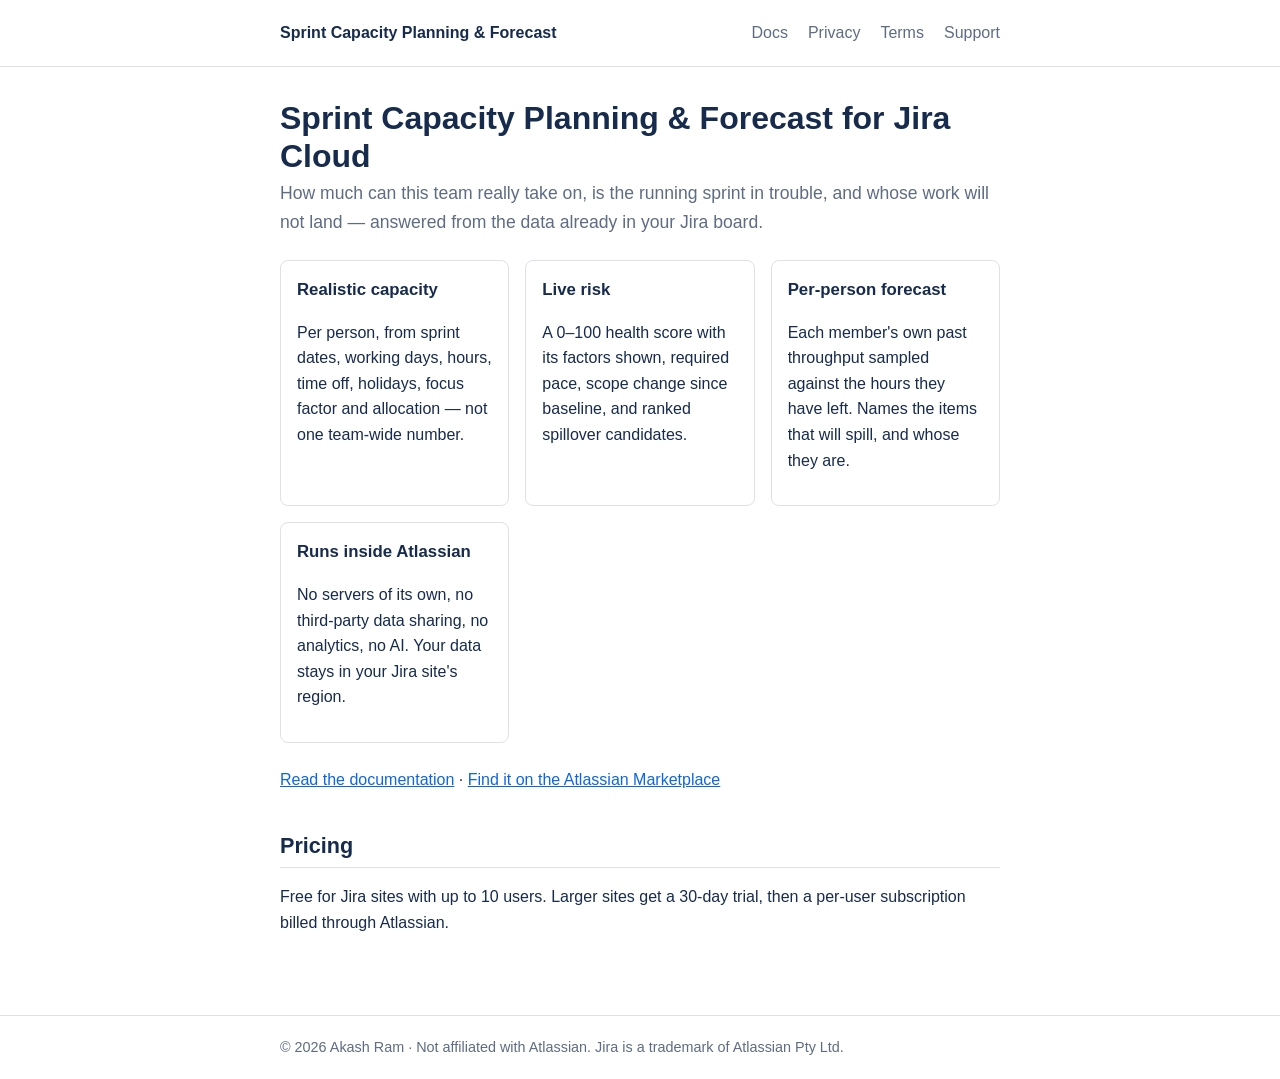
<file: index.html>
<!doctype html>
<html lang="en">
<head>
<meta charset="utf-8">
<meta name="viewport" content="width=device-width, initial-scale=1">
<title>Sprint Capacity Planning &amp; Forecast for Jira Cloud</title>
<meta name="description" content="Realistic sprint commitment, live risk detection, and a per-person forecast for Jira Cloud Scrum teams. Runs entirely inside Atlassian.">
<link rel="stylesheet" href="style.css">
</head>
<body>
<header><div class="wrap">
  <a class="brand" href="index.html">Sprint Capacity Planning &amp; Forecast</a>
  <nav><a href="docs.html">Docs</a><a href="privacy.html">Privacy</a><a href="terms.html">Terms</a><a href="support.html">Support</a></nav>
</div></header>

<main class="wrap">
<h1>Sprint Capacity Planning &amp; Forecast for Jira Cloud</h1>
<p class="lede">How much can this team really take on, is the running sprint in trouble, and whose work will not land — answered from the data already in your Jira board.</p>

<div class="cards">
  <div class="card"><h3>Realistic capacity</h3><p>Per person, from sprint dates, working days, hours, time off, holidays, focus factor and allocation — not one team-wide number.</p></div>
  <div class="card"><h3>Live risk</h3><p>A 0–100 health score with its factors shown, required pace, scope change since baseline, and ranked spillover candidates.</p></div>
  <div class="card"><h3>Per-person forecast</h3><p>Each member's own past throughput sampled against the hours they have left. Names the items that will spill, and whose they are.</p></div>
  <div class="card"><h3>Runs inside Atlassian</h3><p>No servers of its own, no third-party data sharing, no analytics, no AI. Your data stays in your Jira site's region.</p></div>
</div>

<p><a href="docs.html">Read the documentation</a> · <a href="https://marketplace.atlassian.com/">Find it on the Atlassian Marketplace</a></p>

<h2>Pricing</h2>
<p>Free for Jira sites with up to 10 users. Larger sites get a 30-day trial, then a per-user subscription billed through Atlassian.</p>
</main>

<footer><div class="wrap">© 2026 Akash Ram · Not affiliated with Atlassian. Jira is a trademark of Atlassian Pty Ltd.</div></footer>
</body>
</html>
</file>
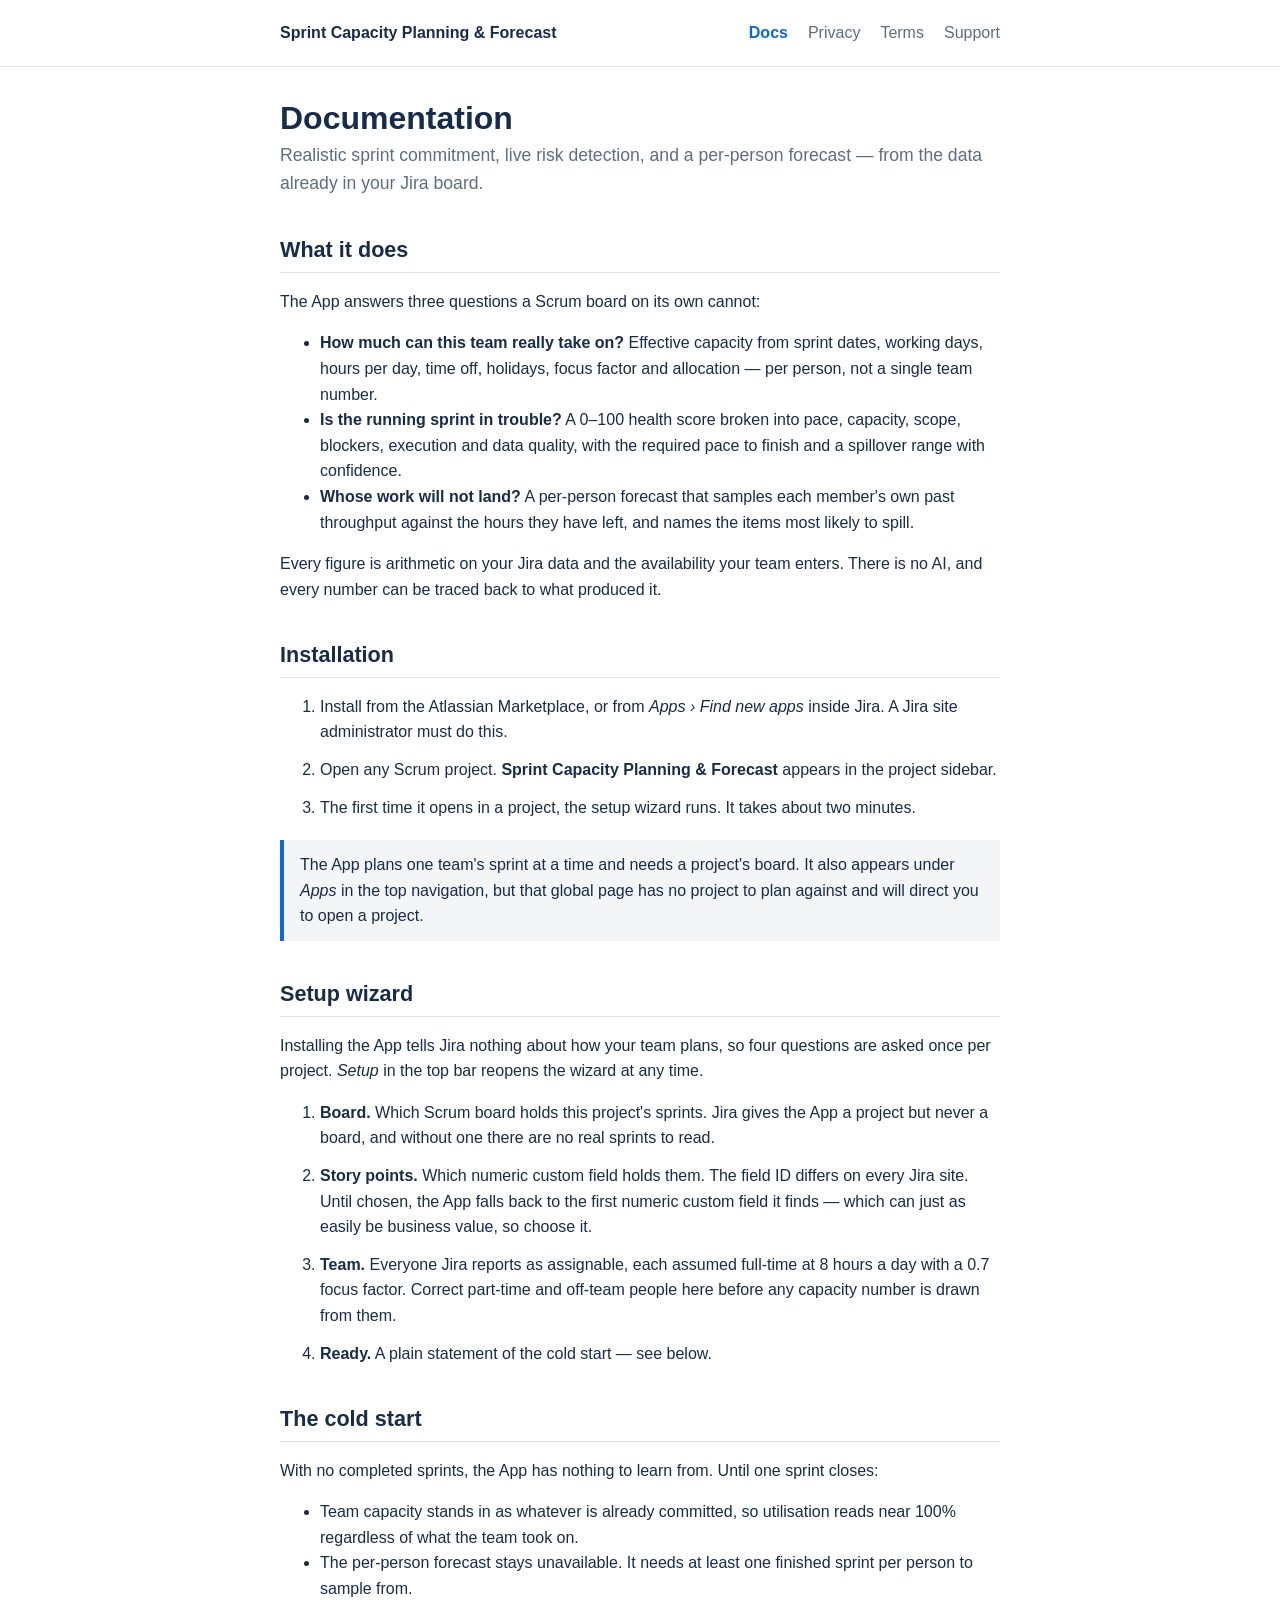
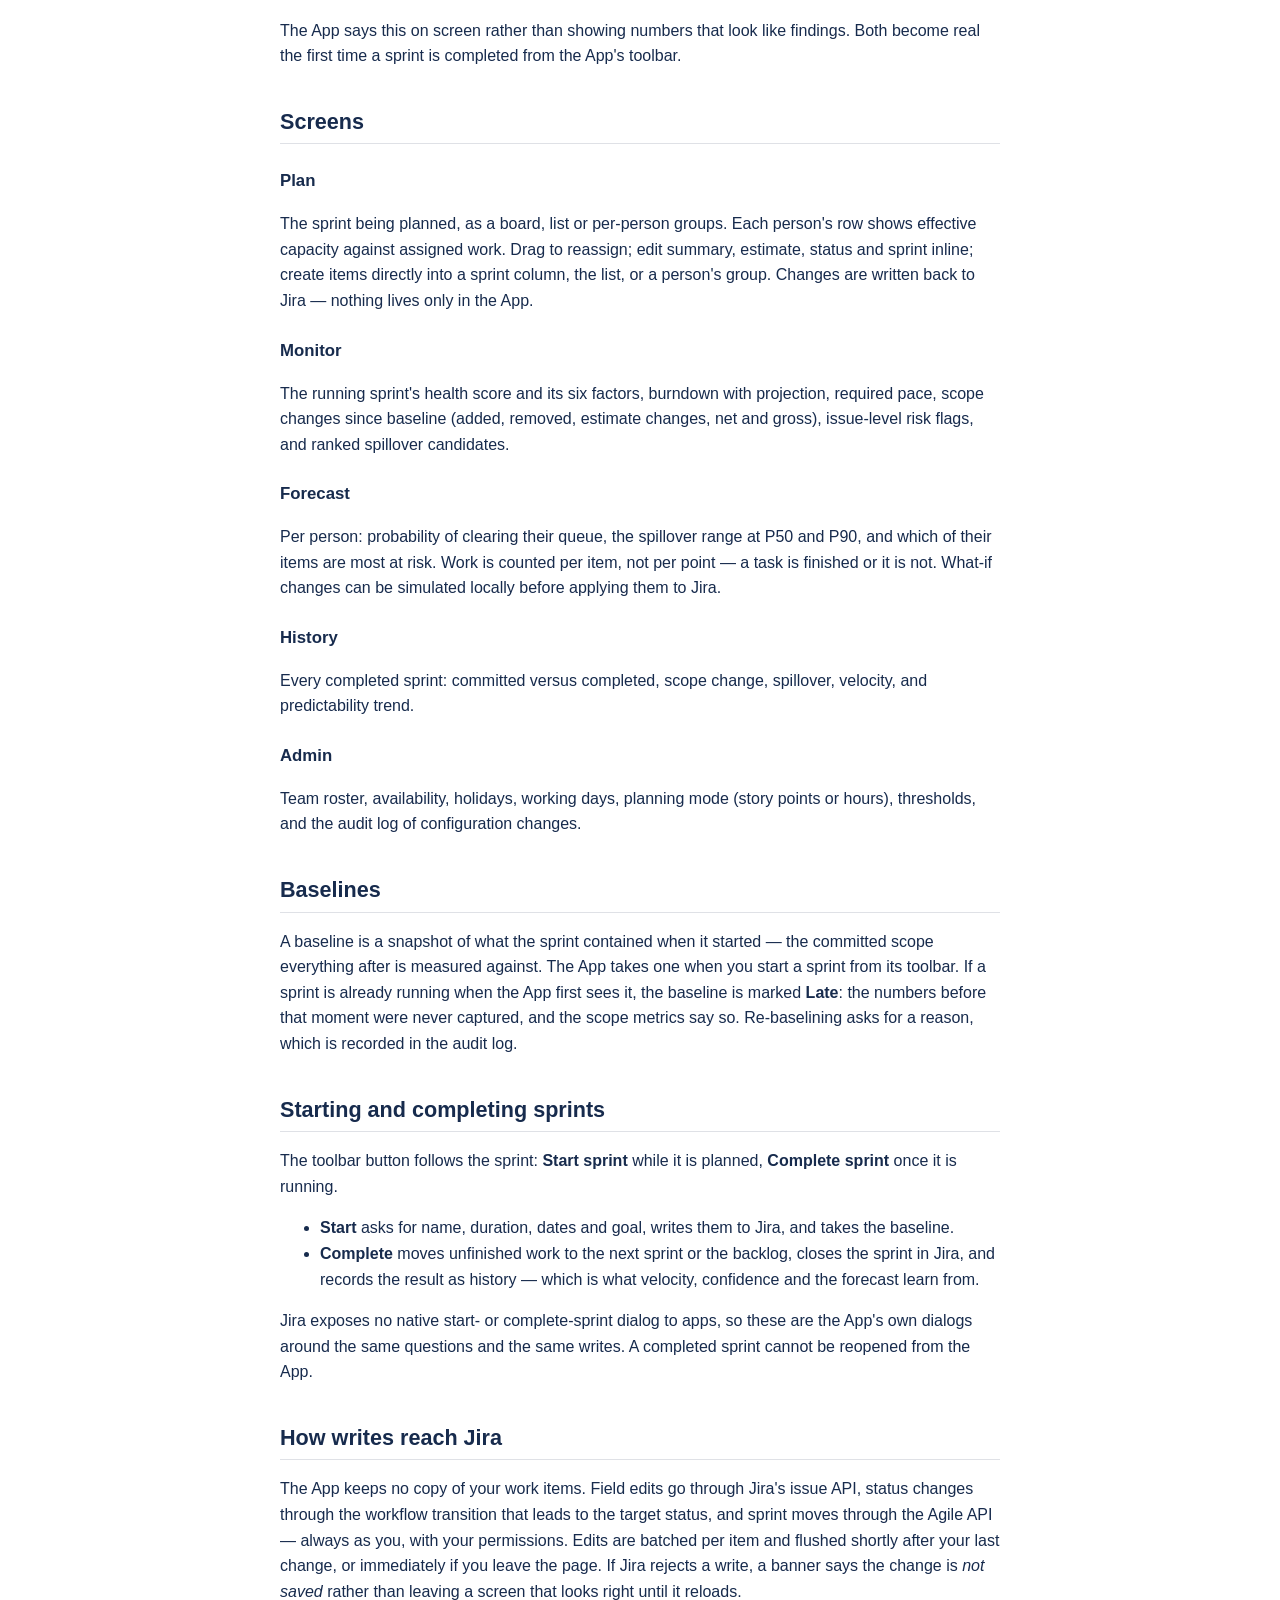
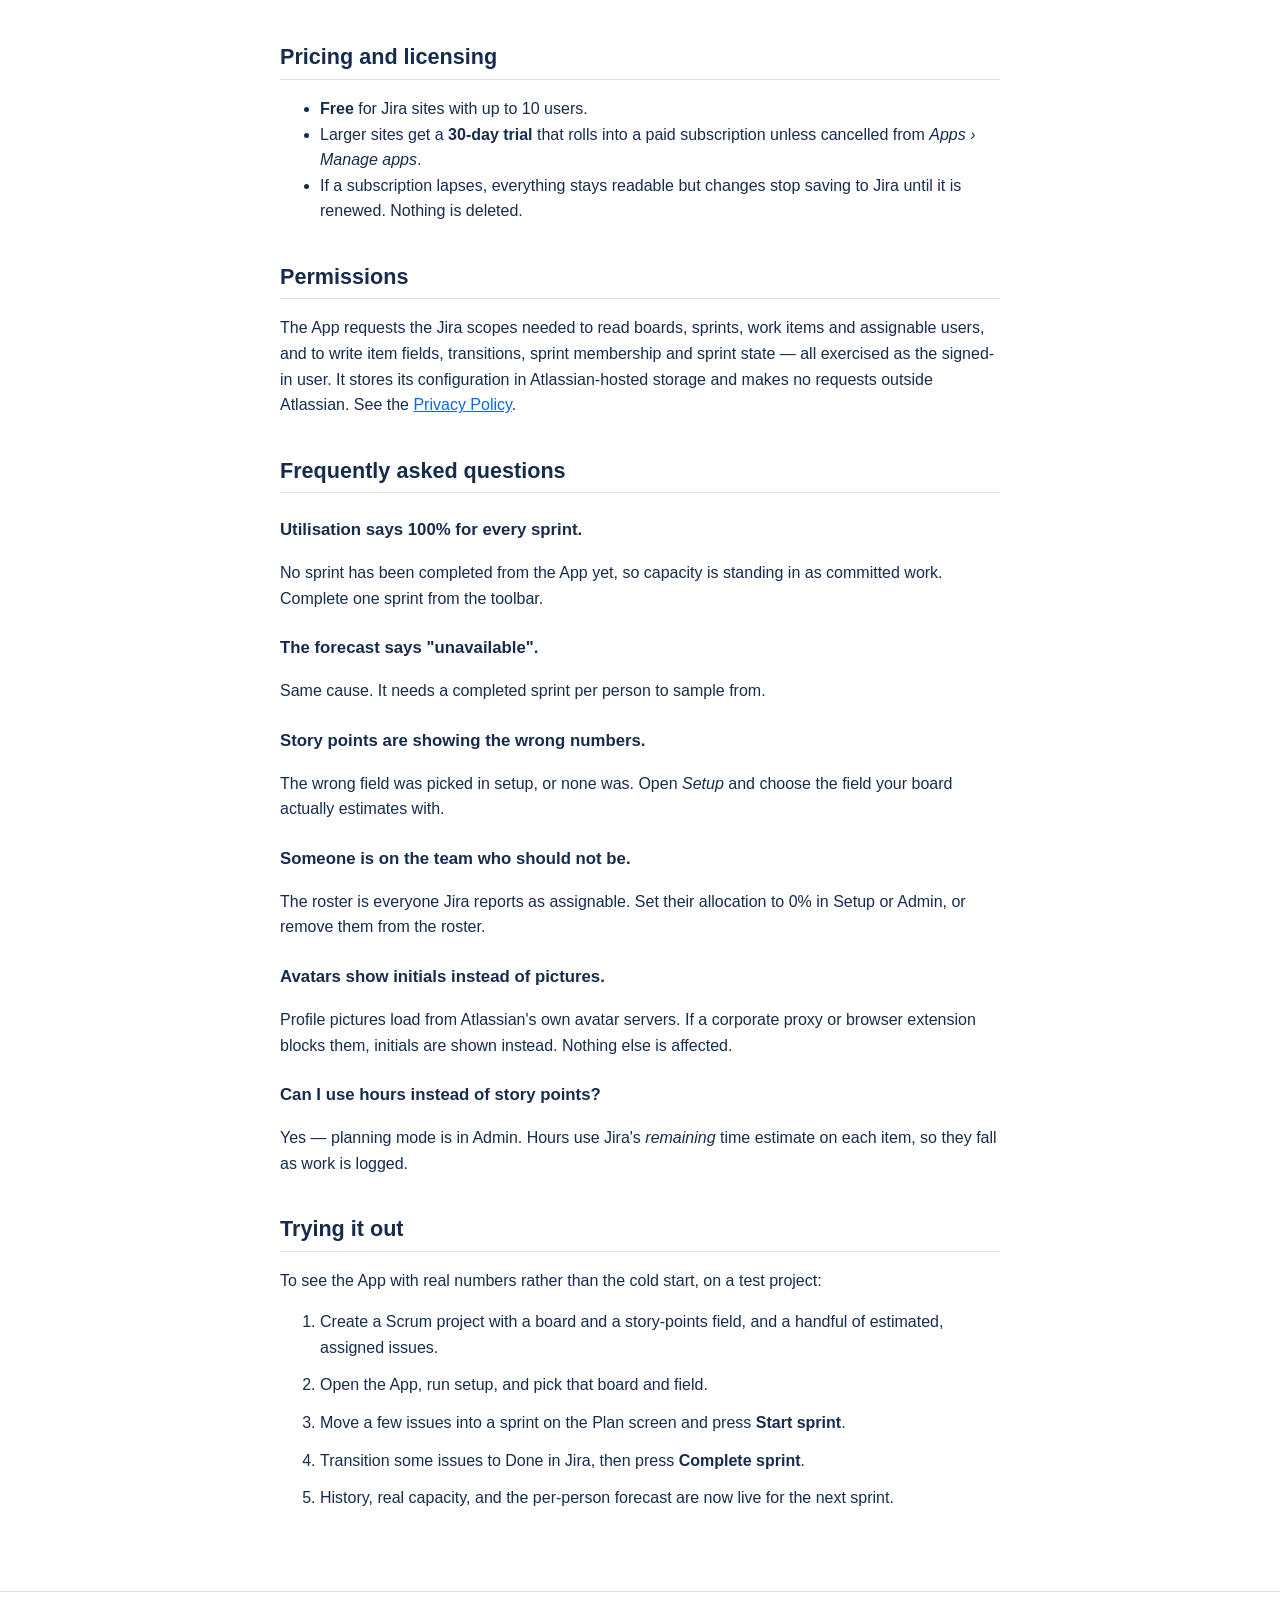
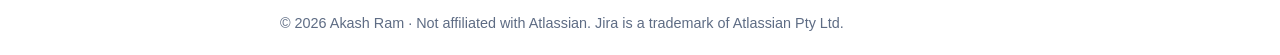
<file: docs.html>
<!doctype html>
<html lang="en">
<head>
<meta charset="utf-8">
<meta name="viewport" content="width=device-width, initial-scale=1">
<title>Documentation · Sprint Capacity Planning &amp; Forecast for Jira Cloud</title>
<link rel="stylesheet" href="style.css">
</head>
<body>
<header><div class="wrap">
  <a class="brand" href="index.html">Sprint Capacity Planning &amp; Forecast</a>
  <nav><a href="docs.html" aria-current="page">Docs</a><a href="privacy.html">Privacy</a><a href="terms.html">Terms</a><a href="support.html">Support</a></nav>
</div></header>

<main class="wrap">
<h1>Documentation</h1>
<p class="lede">Realistic sprint commitment, live risk detection, and a per-person forecast — from the data already in your Jira board.</p>

<h2>What it does</h2>
<p>The App answers three questions a Scrum board on its own cannot:</p>
<ul>
  <li><strong>How much can this team really take on?</strong> Effective capacity from sprint dates, working days, hours per day, time off, holidays, focus factor and allocation — per person, not a single team number.</li>
  <li><strong>Is the running sprint in trouble?</strong> A 0–100 health score broken into pace, capacity, scope, blockers, execution and data quality, with the required pace to finish and a spillover range with confidence.</li>
  <li><strong>Whose work will not land?</strong> A per-person forecast that samples each member's own past throughput against the hours they have left, and names the items most likely to spill.</li>
</ul>
<p>Every figure is arithmetic on your Jira data and the availability your team enters. There is no AI, and every number can be traced back to what produced it.</p>

<h2>Installation</h2>
<ol class="steps">
  <li>Install from the Atlassian Marketplace, or from <em>Apps › Find new apps</em> inside Jira. A Jira site administrator must do this.</li>
  <li>Open any Scrum project. <strong>Sprint Capacity Planning &amp; Forecast</strong> appears in the project sidebar.</li>
  <li>The first time it opens in a project, the setup wizard runs. It takes about two minutes.</li>
</ol>
<div class="callout">
  The App plans one team's sprint at a time and needs a project's board. It also appears under <em>Apps</em> in the top navigation, but that global page has no project to plan against and will direct you to open a project.
</div>

<h2>Setup wizard</h2>
<p>Installing the App tells Jira nothing about how your team plans, so four questions are asked once per project. <em>Setup</em> in the top bar reopens the wizard at any time.</p>
<ol class="steps">
  <li><strong>Board.</strong> Which Scrum board holds this project's sprints. Jira gives the App a project but never a board, and without one there are no real sprints to read.</li>
  <li><strong>Story points.</strong> Which numeric custom field holds them. The field ID differs on every Jira site. Until chosen, the App falls back to the first numeric custom field it finds — which can just as easily be business value, so choose it.</li>
  <li><strong>Team.</strong> Everyone Jira reports as assignable, each assumed full-time at 8 hours a day with a 0.7 focus factor. Correct part-time and off-team people here before any capacity number is drawn from them.</li>
  <li><strong>Ready.</strong> A plain statement of the cold start — see below.</li>
</ol>

<h2>The cold start</h2>
<p>With no completed sprints, the App has nothing to learn from. Until one sprint closes:</p>
<ul>
  <li>Team capacity stands in as whatever is already committed, so utilisation reads near 100% regardless of what the team took on.</li>
  <li>The per-person forecast stays unavailable. It needs at least one finished sprint per person to sample from.</li>
</ul>
<p>The App says this on screen rather than showing numbers that look like findings. Both become real the first time a sprint is completed from the App's toolbar.</p>

<h2>Screens</h2>
<h3>Plan</h3>
<p>The sprint being planned, as a board, list or per-person groups. Each person's row shows effective capacity against assigned work. Drag to reassign; edit summary, estimate, status and sprint inline; create items directly into a sprint column, the list, or a person's group. Changes are written back to Jira — nothing lives only in the App.</p>
<h3>Monitor</h3>
<p>The running sprint's health score and its six factors, burndown with projection, required pace, scope changes since baseline (added, removed, estimate changes, net and gross), issue-level risk flags, and ranked spillover candidates.</p>
<h3>Forecast</h3>
<p>Per person: probability of clearing their queue, the spillover range at P50 and P90, and which of their items are most at risk. Work is counted per item, not per point — a task is finished or it is not. What-if changes can be simulated locally before applying them to Jira.</p>
<h3>History</h3>
<p>Every completed sprint: committed versus completed, scope change, spillover, velocity, and predictability trend.</p>
<h3>Admin</h3>
<p>Team roster, availability, holidays, working days, planning mode (story points or hours), thresholds, and the audit log of configuration changes.</p>

<h2>Baselines</h2>
<p>A baseline is a snapshot of what the sprint contained when it started — the committed scope everything after is measured against. The App takes one when you start a sprint from its toolbar. If a sprint is already running when the App first sees it, the baseline is marked <strong>Late</strong>: the numbers before that moment were never captured, and the scope metrics say so. Re-baselining asks for a reason, which is recorded in the audit log.</p>

<h2>Starting and completing sprints</h2>
<p>The toolbar button follows the sprint: <strong>Start sprint</strong> while it is planned, <strong>Complete sprint</strong> once it is running.</p>
<ul>
  <li><strong>Start</strong> asks for name, duration, dates and goal, writes them to Jira, and takes the baseline.</li>
  <li><strong>Complete</strong> moves unfinished work to the next sprint or the backlog, closes the sprint in Jira, and records the result as history — which is what velocity, confidence and the forecast learn from.</li>
</ul>
<p>Jira exposes no native start- or complete-sprint dialog to apps, so these are the App's own dialogs around the same questions and the same writes. A completed sprint cannot be reopened from the App.</p>

<h2>How writes reach Jira</h2>
<p>The App keeps no copy of your work items. Field edits go through Jira's issue API, status changes through the workflow transition that leads to the target status, and sprint moves through the Agile API — always as you, with your permissions. Edits are batched per item and flushed shortly after your last change, or immediately if you leave the page. If Jira rejects a write, a banner says the change is <em>not saved</em> rather than leaving a screen that looks right until it reloads.</p>

<h2>Pricing and licensing</h2>
<ul>
  <li><strong>Free</strong> for Jira sites with up to 10 users.</li>
  <li>Larger sites get a <strong>30-day trial</strong> that rolls into a paid subscription unless cancelled from <em>Apps › Manage apps</em>.</li>
  <li>If a subscription lapses, everything stays readable but changes stop saving to Jira until it is renewed. Nothing is deleted.</li>
</ul>

<h2>Permissions</h2>
<p>The App requests the Jira scopes needed to read boards, sprints, work items and assignable users, and to write item fields, transitions, sprint membership and sprint state — all exercised as the signed-in user. It stores its configuration in Atlassian-hosted storage and makes no requests outside Atlassian. See the <a href="privacy.html">Privacy Policy</a>.</p>

<h2>Frequently asked questions</h2>
<h3>Utilisation says 100% for every sprint.</h3>
<p>No sprint has been completed from the App yet, so capacity is standing in as committed work. Complete one sprint from the toolbar.</p>
<h3>The forecast says "unavailable".</h3>
<p>Same cause. It needs a completed sprint per person to sample from.</p>
<h3>Story points are showing the wrong numbers.</h3>
<p>The wrong field was picked in setup, or none was. Open <em>Setup</em> and choose the field your board actually estimates with.</p>
<h3>Someone is on the team who should not be.</h3>
<p>The roster is everyone Jira reports as assignable. Set their allocation to 0% in Setup or Admin, or remove them from the roster.</p>
<h3>Avatars show initials instead of pictures.</h3>
<p>Profile pictures load from Atlassian's own avatar servers. If a corporate proxy or browser extension blocks them, initials are shown instead. Nothing else is affected.</p>
<h3>Can I use hours instead of story points?</h3>
<p>Yes — planning mode is in Admin. Hours use Jira's <em>remaining</em> time estimate on each item, so they fall as work is logged.</p>

<h2>Trying it out</h2>
<p>To see the App with real numbers rather than the cold start, on a test project:</p>
<ol class="steps">
  <li>Create a Scrum project with a board and a story-points field, and a handful of estimated, assigned issues.</li>
  <li>Open the App, run setup, and pick that board and field.</li>
  <li>Move a few issues into a sprint on the Plan screen and press <strong>Start sprint</strong>.</li>
  <li>Transition some issues to Done in Jira, then press <strong>Complete sprint</strong>.</li>
  <li>History, real capacity, and the per-person forecast are now live for the next sprint.</li>
</ol>
</main>

<footer><div class="wrap">© 2026 Akash Ram · Not affiliated with Atlassian. Jira is a trademark of Atlassian Pty Ltd.</div></footer>
</body>
</html>
</file>
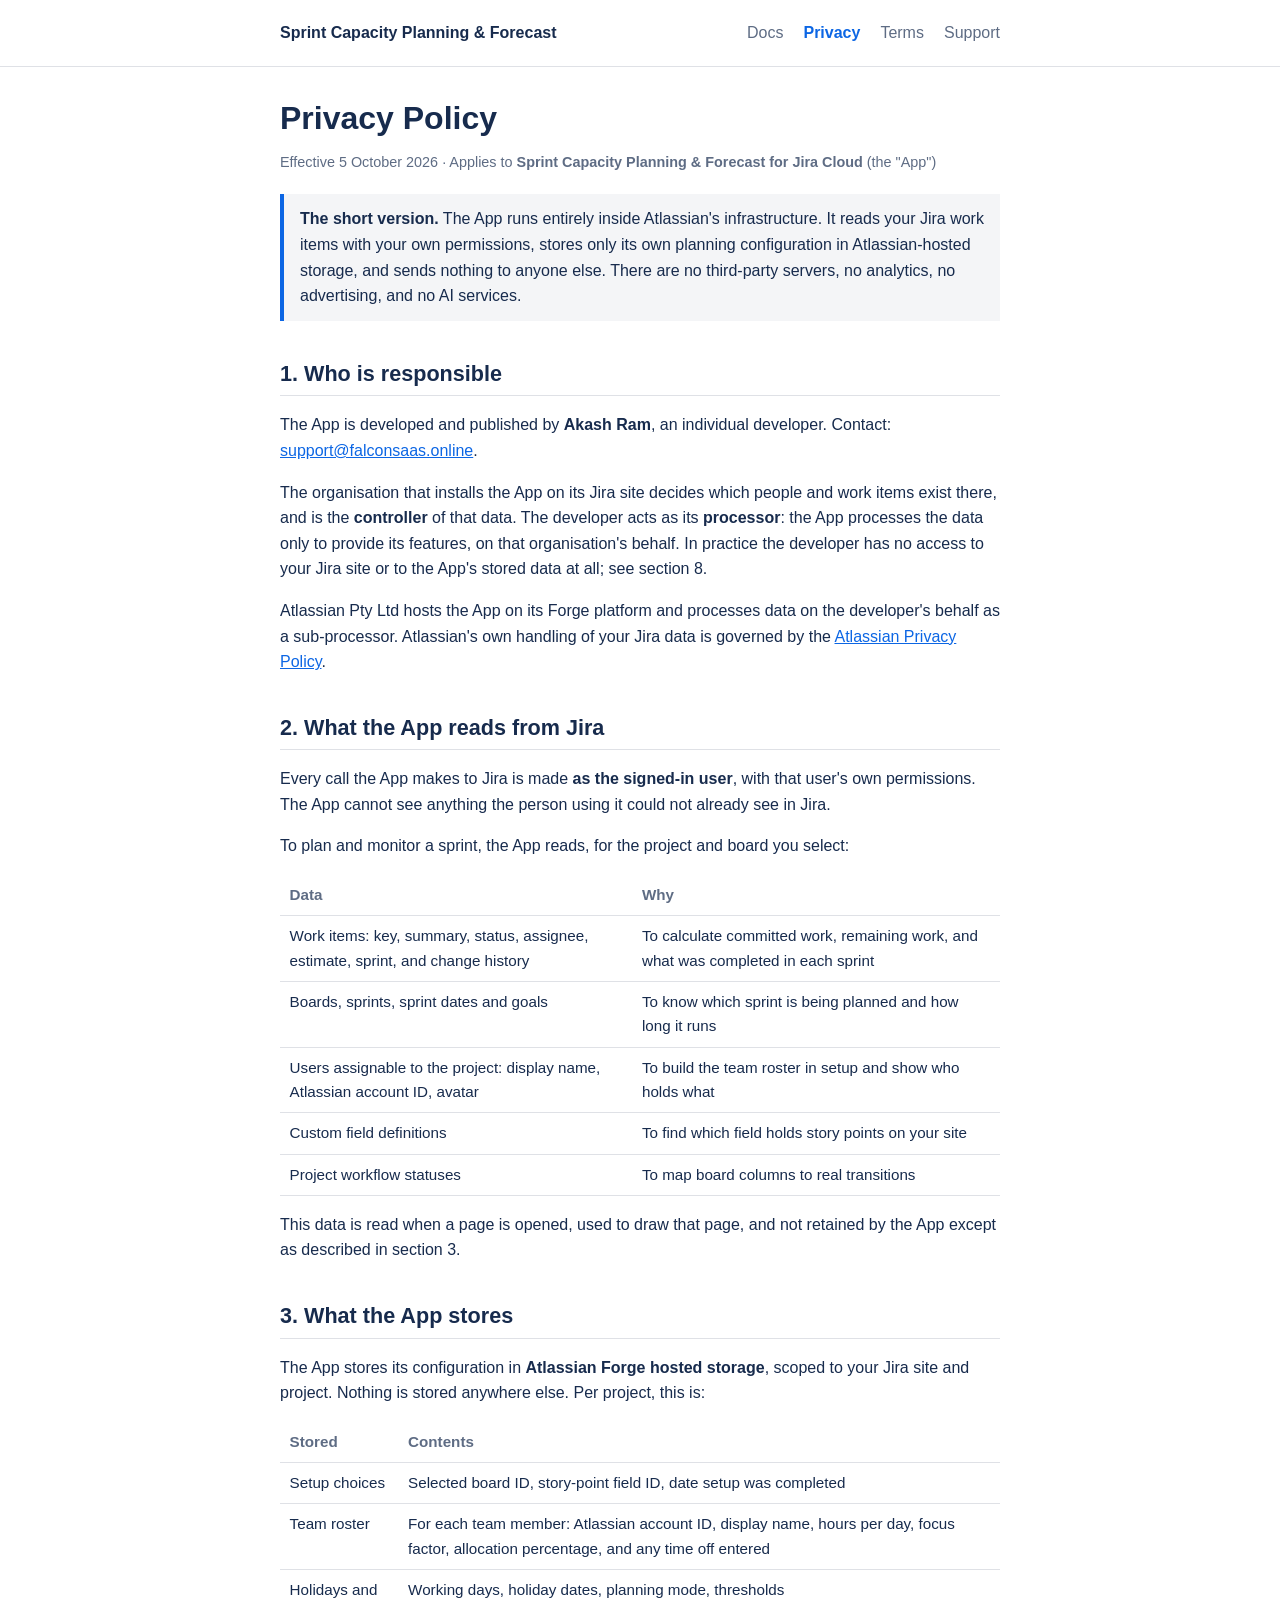
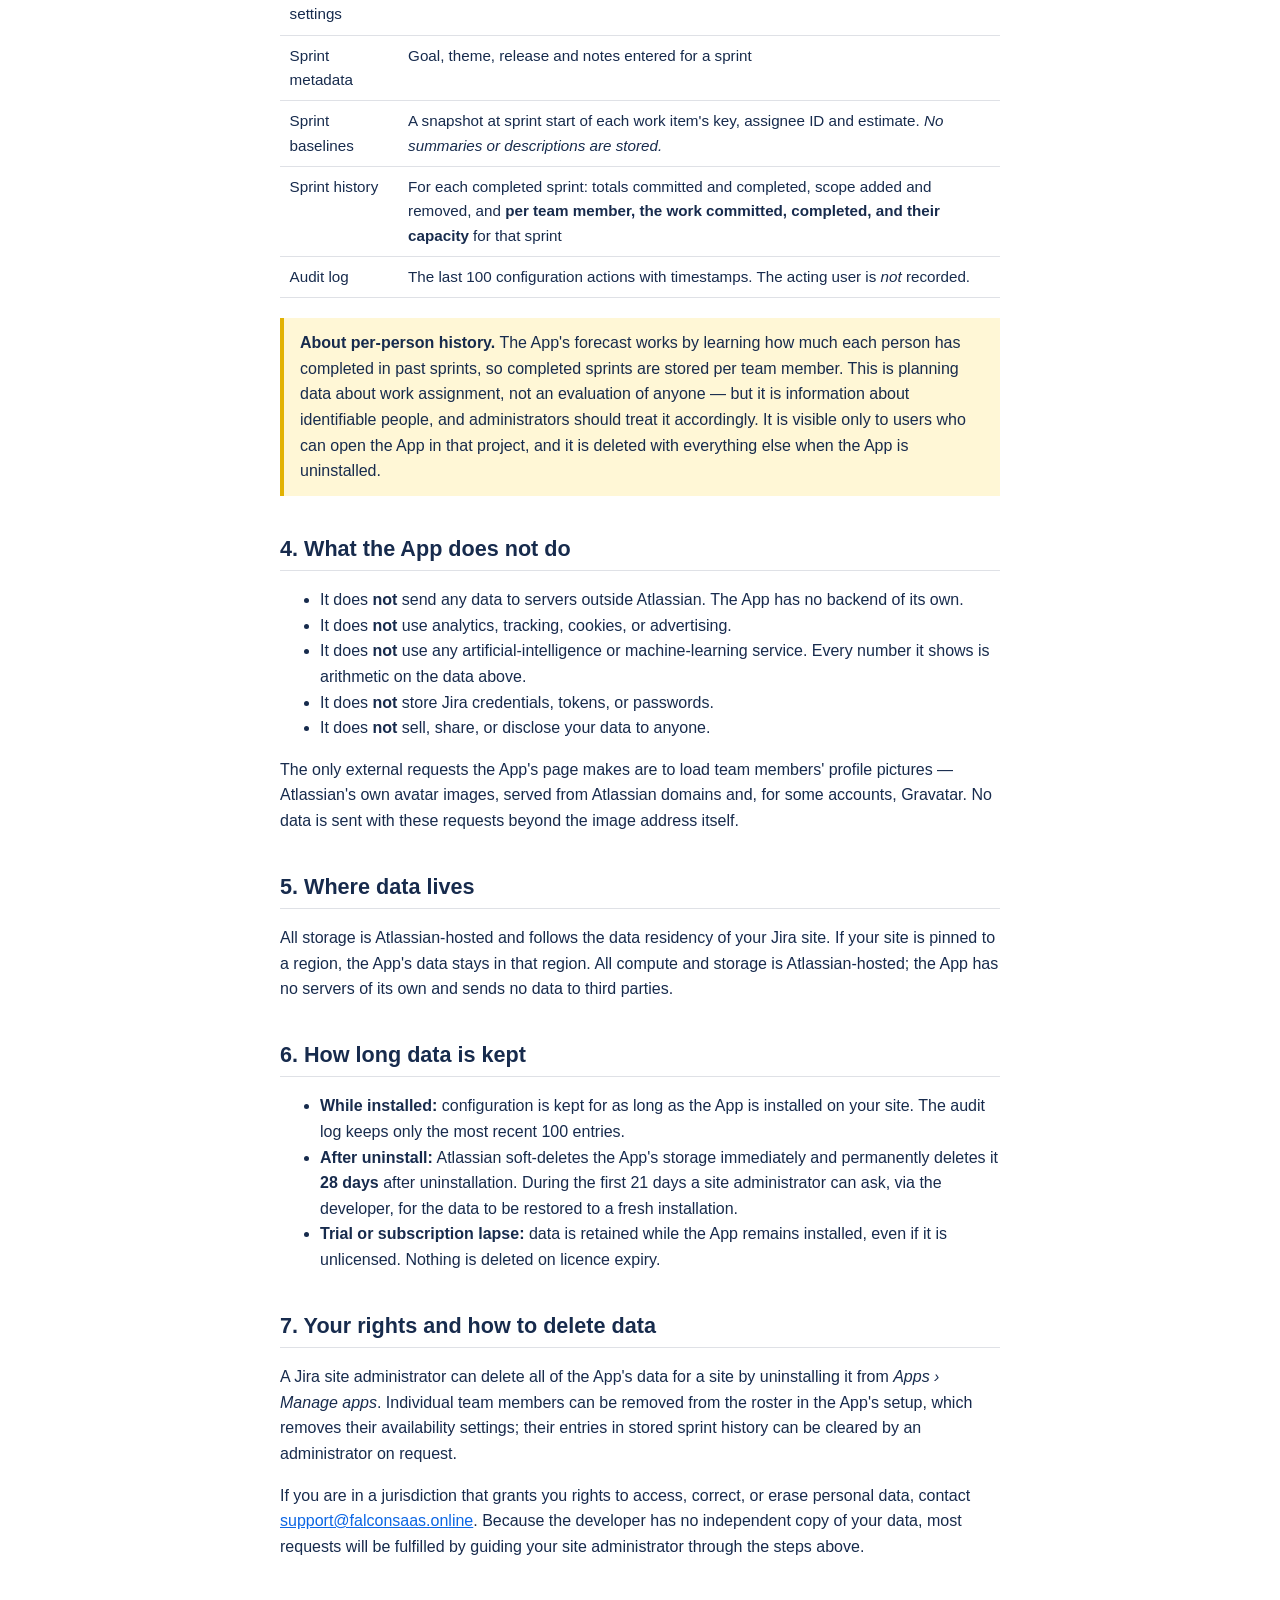
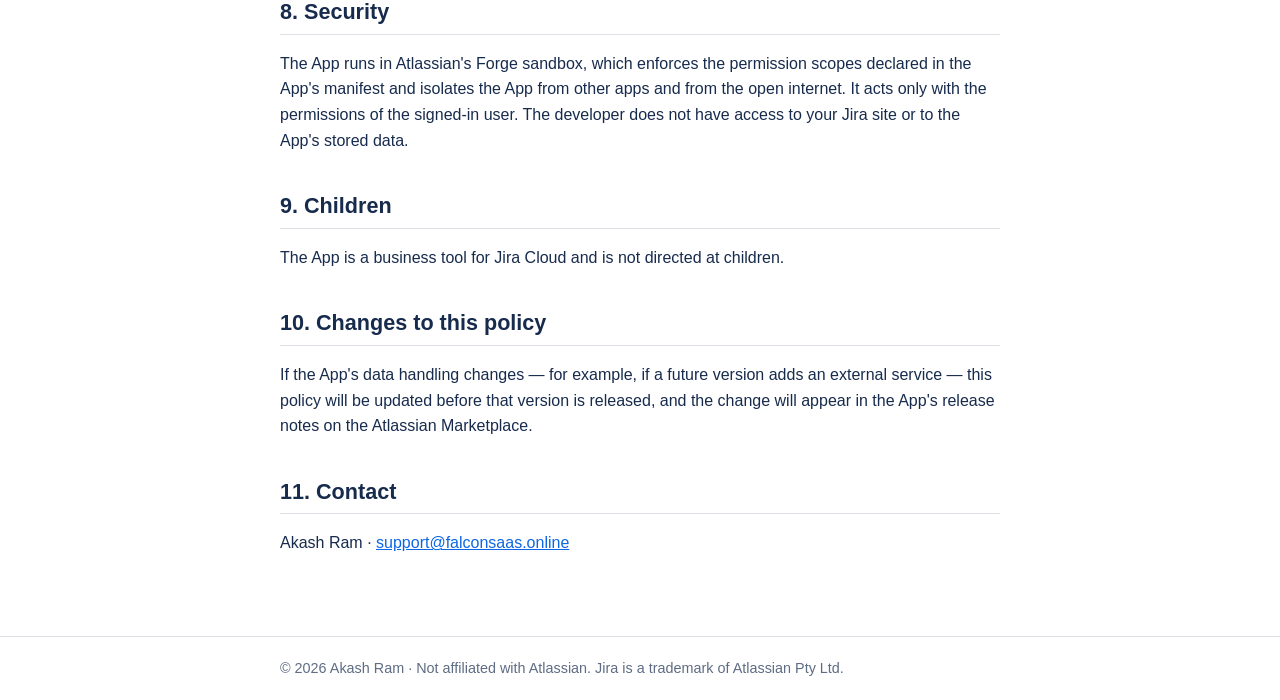
<file: privacy.html>
<!doctype html>
<html lang="en">
<head>
<meta charset="utf-8">
<meta name="viewport" content="width=device-width, initial-scale=1">
<title>Privacy Policy · Sprint Capacity Planning &amp; Forecast for Jira Cloud</title>
<link rel="stylesheet" href="style.css">
</head>
<body>
<header><div class="wrap">
  <a class="brand" href="index.html">Sprint Capacity Planning &amp; Forecast</a>
  <nav><a href="docs.html">Docs</a><a href="privacy.html" aria-current="page">Privacy</a><a href="terms.html">Terms</a><a href="support.html">Support</a></nav>
</div></header>

<main class="wrap">
<h1>Privacy Policy</h1>
<p class="meta">Effective 5 October 2026 · Applies to <strong>Sprint Capacity Planning &amp; Forecast for Jira Cloud</strong> (the "App")</p>

<div class="callout">
  <strong>The short version.</strong> The App runs entirely inside Atlassian's infrastructure. It reads your Jira work items with your own permissions, stores only its own planning configuration in Atlassian-hosted storage, and sends nothing to anyone else. There are no third-party servers, no analytics, no advertising, and no AI services.
</div>

<h2>1. Who is responsible</h2>
<p>The App is developed and published by <strong>Akash Ram</strong>, an individual developer. Contact: <a href="mailto:support@falconsaas.online">support@falconsaas.online</a>.</p>
<p>The organisation that installs the App on its Jira site decides which people and work items exist there, and is the <strong>controller</strong> of that data. The developer acts as its <strong>processor</strong>: the App processes the data only to provide its features, on that organisation's behalf. In practice the developer has no access to your Jira site or to the App's stored data at all; see section 8.</p>
<p>Atlassian Pty Ltd hosts the App on its Forge platform and processes data on the developer's behalf as a sub-processor. Atlassian's own handling of your Jira data is governed by the <a href="https://www.atlassian.com/legal/privacy-policy">Atlassian Privacy Policy</a>.</p>

<h2>2. What the App reads from Jira</h2>
<p>Every call the App makes to Jira is made <strong>as the signed-in user</strong>, with that user's own permissions. The App cannot see anything the person using it could not already see in Jira.</p>
<p>To plan and monitor a sprint, the App reads, for the project and board you select:</p>
<table>
  <tr><th>Data</th><th>Why</th></tr>
  <tr><td>Work items: key, summary, status, assignee, estimate, sprint, and change history</td><td>To calculate committed work, remaining work, and what was completed in each sprint</td></tr>
  <tr><td>Boards, sprints, sprint dates and goals</td><td>To know which sprint is being planned and how long it runs</td></tr>
  <tr><td>Users assignable to the project: display name, Atlassian account ID, avatar</td><td>To build the team roster in setup and show who holds what</td></tr>
  <tr><td>Custom field definitions</td><td>To find which field holds story points on your site</td></tr>
  <tr><td>Project workflow statuses</td><td>To map board columns to real transitions</td></tr>
</table>
<p>This data is read when a page is opened, used to draw that page, and not retained by the App except as described in section 3.</p>

<h2>3. What the App stores</h2>
<p>The App stores its configuration in <strong>Atlassian Forge hosted storage</strong>, scoped to your Jira site and project. Nothing is stored anywhere else. Per project, this is:</p>
<table>
  <tr><th>Stored</th><th>Contents</th></tr>
  <tr><td>Setup choices</td><td>Selected board ID, story-point field ID, date setup was completed</td></tr>
  <tr><td>Team roster</td><td>For each team member: Atlassian account ID, display name, hours per day, focus factor, allocation percentage, and any time off entered</td></tr>
  <tr><td>Holidays and settings</td><td>Working days, holiday dates, planning mode, thresholds</td></tr>
  <tr><td>Sprint metadata</td><td>Goal, theme, release and notes entered for a sprint</td></tr>
  <tr><td>Sprint baselines</td><td>A snapshot at sprint start of each work item's key, assignee ID and estimate. <em>No summaries or descriptions are stored.</em></td></tr>
  <tr><td>Sprint history</td><td>For each completed sprint: totals committed and completed, scope added and removed, and <strong>per team member, the work committed, completed, and their capacity</strong> for that sprint</td></tr>
  <tr><td>Audit log</td><td>The last 100 configuration actions with timestamps. The acting user is <em>not</em> recorded.</td></tr>
</table>

<div class="callout warn">
  <strong>About per-person history.</strong> The App's forecast works by learning how much each person has completed in past sprints, so completed sprints are stored per team member. This is planning data about work assignment, not an evaluation of anyone — but it is information about identifiable people, and administrators should treat it accordingly. It is visible only to users who can open the App in that project, and it is deleted with everything else when the App is uninstalled.
</div>

<h2>4. What the App does not do</h2>
<ul>
  <li>It does <strong>not</strong> send any data to servers outside Atlassian. The App has no backend of its own.</li>
  <li>It does <strong>not</strong> use analytics, tracking, cookies, or advertising.</li>
  <li>It does <strong>not</strong> use any artificial-intelligence or machine-learning service. Every number it shows is arithmetic on the data above.</li>
  <li>It does <strong>not</strong> store Jira credentials, tokens, or passwords.</li>
  <li>It does <strong>not</strong> sell, share, or disclose your data to anyone.</li>
</ul>
<p>The only external requests the App's page makes are to load team members' profile pictures — Atlassian's own avatar images, served from Atlassian domains and, for some accounts, Gravatar. No data is sent with these requests beyond the image address itself.</p>

<h2>5. Where data lives</h2>
<p>All storage is Atlassian-hosted and follows the data residency of your Jira site. If your site is pinned to a region, the App's data stays in that region. All compute and storage is Atlassian-hosted; the App has no servers of its own and sends no data to third parties.</p>

<h2>6. How long data is kept</h2>
<ul>
  <li><strong>While installed:</strong> configuration is kept for as long as the App is installed on your site. The audit log keeps only the most recent 100 entries.</li>
  <li><strong>After uninstall:</strong> Atlassian soft-deletes the App's storage immediately and permanently deletes it <strong>28 days</strong> after uninstallation. During the first 21 days a site administrator can ask, via the developer, for the data to be restored to a fresh installation.</li>
  <li><strong>Trial or subscription lapse:</strong> data is retained while the App remains installed, even if it is unlicensed. Nothing is deleted on licence expiry.</li>
</ul>

<h2>7. Your rights and how to delete data</h2>
<p>A Jira site administrator can delete all of the App's data for a site by uninstalling it from <em>Apps › Manage apps</em>. Individual team members can be removed from the roster in the App's setup, which removes their availability settings; their entries in stored sprint history can be cleared by an administrator on request.</p>
<p>If you are in a jurisdiction that grants you rights to access, correct, or erase personal data, contact <a href="mailto:support@falconsaas.online">support@falconsaas.online</a>. Because the developer has no independent copy of your data, most requests will be fulfilled by guiding your site administrator through the steps above.</p>

<h2>8. Security</h2>
<p>The App runs in Atlassian's Forge sandbox, which enforces the permission scopes declared in the App's manifest and isolates the App from other apps and from the open internet. It acts only with the permissions of the signed-in user. The developer does not have access to your Jira site or to the App's stored data.</p>

<h2>9. Children</h2>
<p>The App is a business tool for Jira Cloud and is not directed at children.</p>

<h2>10. Changes to this policy</h2>
<p>If the App's data handling changes — for example, if a future version adds an external service — this policy will be updated before that version is released, and the change will appear in the App's release notes on the Atlassian Marketplace.</p>

<h2>11. Contact</h2>
<p>Akash Ram · <a href="mailto:support@falconsaas.online">support@falconsaas.online</a></p>
</main>

<footer><div class="wrap">© 2026 Akash Ram · Not affiliated with Atlassian. Jira is a trademark of Atlassian Pty Ltd.</div></footer>
</body>
</html>
</file>
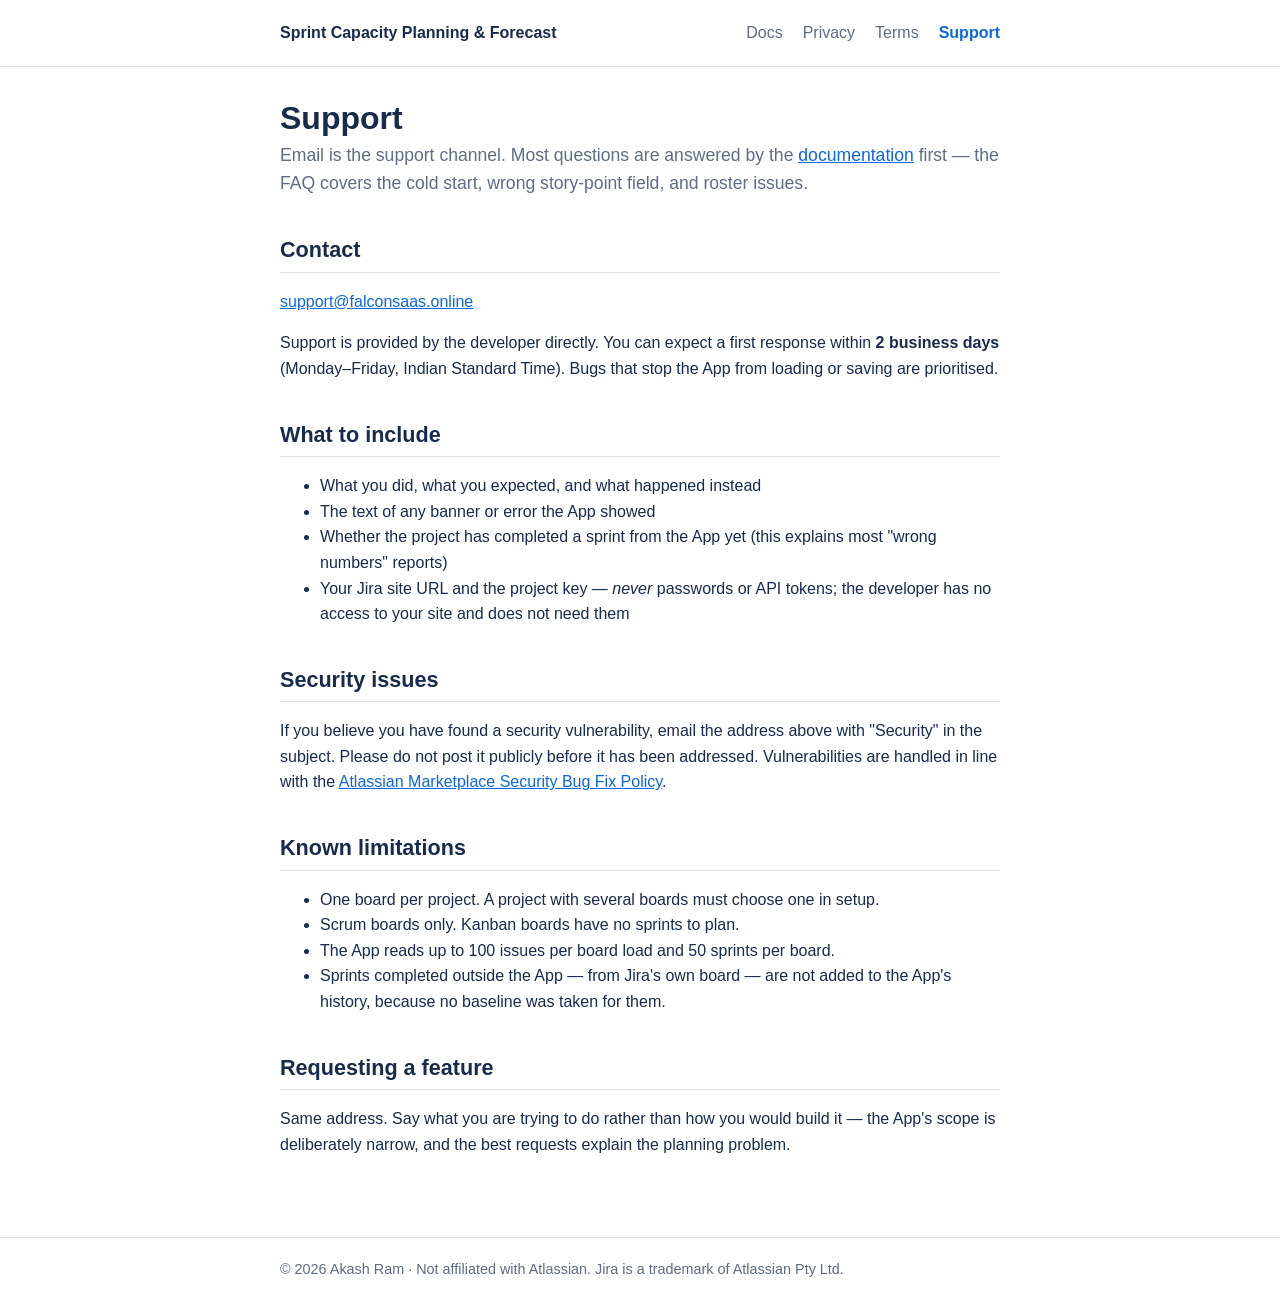
<file: support.html>
<!doctype html>
<html lang="en">
<head>
<meta charset="utf-8">
<meta name="viewport" content="width=device-width, initial-scale=1">
<title>Support · Sprint Capacity Planning &amp; Forecast for Jira Cloud</title>
<link rel="stylesheet" href="style.css">
</head>
<body>
<header><div class="wrap">
  <a class="brand" href="index.html">Sprint Capacity Planning &amp; Forecast</a>
  <nav><a href="docs.html">Docs</a><a href="privacy.html">Privacy</a><a href="terms.html">Terms</a><a href="support.html" aria-current="page">Support</a></nav>
</div></header>

<main class="wrap">
<h1>Support</h1>
<p class="lede">Email is the support channel. Most questions are answered by the <a href="docs.html">documentation</a> first — the FAQ covers the cold start, wrong story-point field, and roster issues.</p>

<h2>Contact</h2>
<p><a href="mailto:support@falconsaas.online">support@falconsaas.online</a></p>
<p>Support is provided by the developer directly. You can expect a first response within <strong>2 business days</strong> (Monday–Friday, Indian Standard Time). Bugs that stop the App from loading or saving are prioritised.</p>

<h2>What to include</h2>
<ul>
  <li>What you did, what you expected, and what happened instead</li>
  <li>The text of any banner or error the App showed</li>
  <li>Whether the project has completed a sprint from the App yet (this explains most "wrong numbers" reports)</li>
  <li>Your Jira site URL and the project key — <em>never</em> passwords or API tokens; the developer has no access to your site and does not need them</li>
</ul>

<h2>Security issues</h2>
<p>If you believe you have found a security vulnerability, email the address above with "Security" in the subject. Please do not post it publicly before it has been addressed. Vulnerabilities are handled in line with the <a href="https://developer.atlassian.com/platform/marketplace/security-bug-fix-policy/">Atlassian Marketplace Security Bug Fix Policy</a>.</p>

<h2>Known limitations</h2>
<ul>
  <li>One board per project. A project with several boards must choose one in setup.</li>
  <li>Scrum boards only. Kanban boards have no sprints to plan.</li>
  <li>The App reads up to 100 issues per board load and 50 sprints per board.</li>
  <li>Sprints completed outside the App — from Jira's own board — are not added to the App's history, because no baseline was taken for them.</li>
</ul>

<h2>Requesting a feature</h2>
<p>Same address. Say what you are trying to do rather than how you would build it — the App's scope is deliberately narrow, and the best requests explain the planning problem.</p>
</main>

<footer><div class="wrap">© 2026 Akash Ram · Not affiliated with Atlassian. Jira is a trademark of Atlassian Pty Ltd.</div></footer>
</body>
</html>
</file>
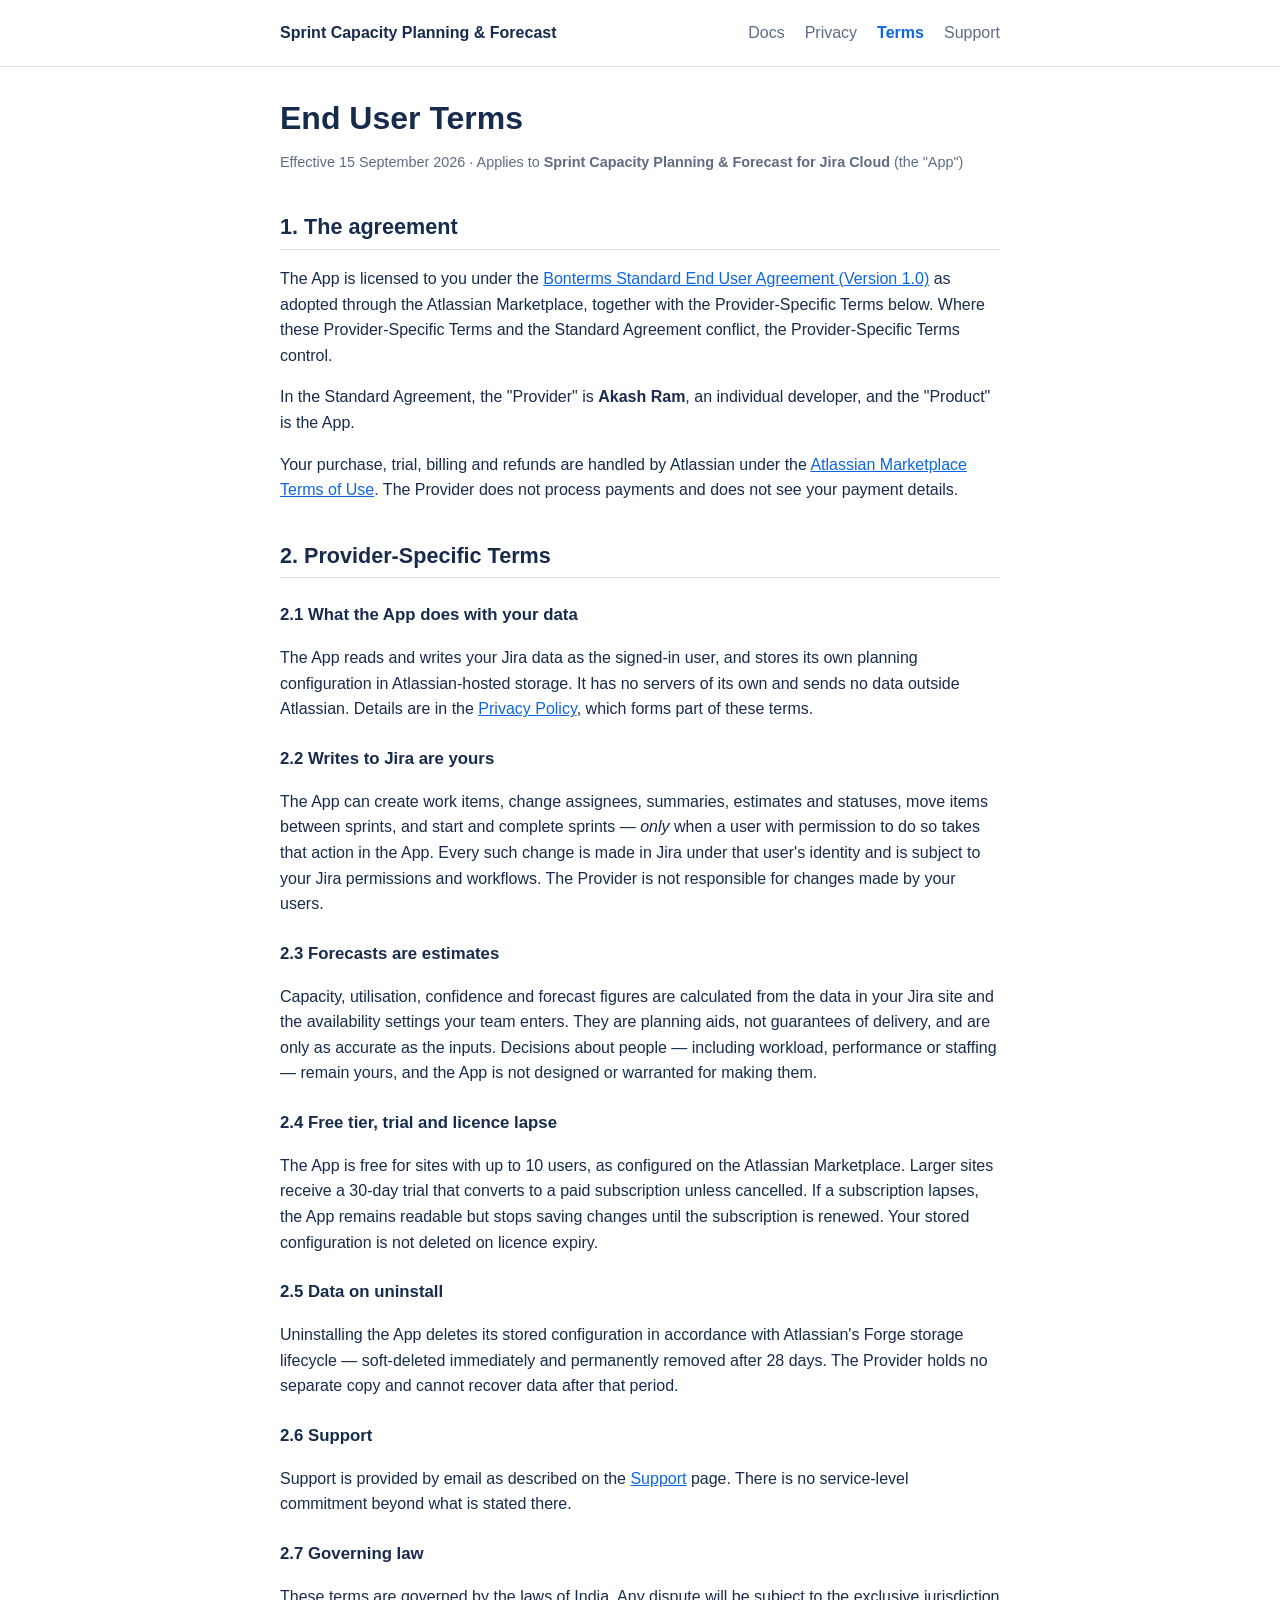
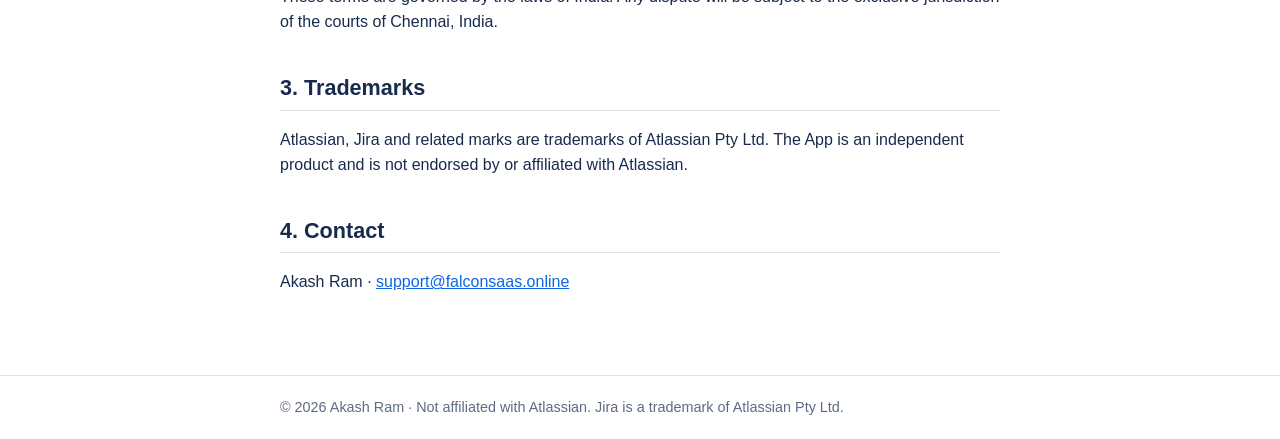
<file: terms.html>
<!doctype html>
<html lang="en">
<head>
<meta charset="utf-8">
<meta name="viewport" content="width=device-width, initial-scale=1">
<title>End User Terms · Sprint Capacity Planning &amp; Forecast for Jira Cloud</title>
<link rel="stylesheet" href="style.css">
</head>
<body>
<header><div class="wrap">
  <a class="brand" href="index.html">Sprint Capacity Planning &amp; Forecast</a>
  <nav><a href="docs.html">Docs</a><a href="privacy.html">Privacy</a><a href="terms.html" aria-current="page">Terms</a><a href="support.html">Support</a></nav>
</div></header>

<main class="wrap">
<h1>End User Terms</h1>
<p class="meta">Effective 15 September 2026 · Applies to <strong>Sprint Capacity Planning &amp; Forecast for Jira Cloud</strong> (the "App")</p>

<h2>1. The agreement</h2>
<p>The App is licensed to you under the <a href="https://www.atlassian.com/licensing/marketplace/end-user-agreement-v1">Bonterms Standard End User Agreement (Version 1.0)</a> as adopted through the Atlassian Marketplace, together with the Provider-Specific Terms below. Where these Provider-Specific Terms and the Standard Agreement conflict, the Provider-Specific Terms control.</p>
<p>In the Standard Agreement, the "Provider" is <strong>Akash Ram</strong>, an individual developer, and the "Product" is the App.</p>
<p>Your purchase, trial, billing and refunds are handled by Atlassian under the <a href="https://www.atlassian.com/licensing/marketplace/termsofuse">Atlassian Marketplace Terms of Use</a>. The Provider does not process payments and does not see your payment details.</p>

<h2>2. Provider-Specific Terms</h2>

<h3>2.1 What the App does with your data</h3>
<p>The App reads and writes your Jira data as the signed-in user, and stores its own planning configuration in Atlassian-hosted storage. It has no servers of its own and sends no data outside Atlassian. Details are in the <a href="privacy.html">Privacy Policy</a>, which forms part of these terms.</p>

<h3>2.2 Writes to Jira are yours</h3>
<p>The App can create work items, change assignees, summaries, estimates and statuses, move items between sprints, and start and complete sprints — <em>only</em> when a user with permission to do so takes that action in the App. Every such change is made in Jira under that user's identity and is subject to your Jira permissions and workflows. The Provider is not responsible for changes made by your users.</p>

<h3>2.3 Forecasts are estimates</h3>
<p>Capacity, utilisation, confidence and forecast figures are calculated from the data in your Jira site and the availability settings your team enters. They are planning aids, not guarantees of delivery, and are only as accurate as the inputs. Decisions about people — including workload, performance or staffing — remain yours, and the App is not designed or warranted for making them.</p>

<h3>2.4 Free tier, trial and licence lapse</h3>
<p>The App is free for sites with up to 10 users, as configured on the Atlassian Marketplace. Larger sites receive a 30-day trial that converts to a paid subscription unless cancelled. If a subscription lapses, the App remains readable but stops saving changes until the subscription is renewed. Your stored configuration is not deleted on licence expiry.</p>

<h3>2.5 Data on uninstall</h3>
<p>Uninstalling the App deletes its stored configuration in accordance with Atlassian's Forge storage lifecycle — soft-deleted immediately and permanently removed after 28 days. The Provider holds no separate copy and cannot recover data after that period.</p>

<h3>2.6 Support</h3>
<p>Support is provided by email as described on the <a href="support.html">Support</a> page. There is no service-level commitment beyond what is stated there.</p>

<h3>2.7 Governing law</h3>
<p>These terms are governed by the laws of India. Any dispute will be subject to the exclusive jurisdiction of the courts of Chennai, India.</p>

<h2>3. Trademarks</h2>
<p>Atlassian, Jira and related marks are trademarks of Atlassian Pty Ltd. The App is an independent product and is not endorsed by or affiliated with Atlassian.</p>

<h2>4. Contact</h2>
<p>Akash Ram · <a href="mailto:support@falconsaas.online">support@falconsaas.online</a></p>
</main>

<footer><div class="wrap">© 2026 Akash Ram · Not affiliated with Atlassian. Jira is a trademark of Atlassian Pty Ltd.</div></footer>
</body>
</html>
</file>
<file: style.css>
:root {
  --ink: #172b4d; --muted: #5e6c84; --line: #dfe1e6; --bg: #ffffff;
  --accent: #0c66e4; --soft: #f4f5f7; --warn-bg: #fff7d6; --warn-line: #e2b203;
}
@media (prefers-color-scheme: dark) {
  :root { --ink: #e6e9ef; --muted: #9aa5b5; --line: #2c3442; --bg: #161a22; --accent: #579dff; --soft: #1f2530; --warn-bg: #3a3218; --warn-line: #b8931a; }
}
* { box-sizing: border-box; }
body { margin: 0; font: 16px/1.6 -apple-system, BlinkMacSystemFont, "Segoe UI", Roboto, sans-serif; color: var(--ink); background: var(--bg); }
header { border-bottom: 1px solid var(--line); }
header .wrap { display: flex; flex-wrap: wrap; gap: 1rem 1.5rem; align-items: center; justify-content: space-between; }
header a.brand { font-weight: 600; text-decoration: none; color: var(--ink); }
nav a { color: var(--muted); text-decoration: none; margin-left: 1.25rem; }
nav a[aria-current] { color: var(--accent); font-weight: 600; }
.wrap { max-width: 760px; margin: 0 auto; padding: 1.25rem 1.25rem; }
main.wrap { padding-top: 2rem; padding-bottom: 4rem; }
h1 { font-size: 2rem; line-height: 1.2; margin: 0 0 .25rem; }
h2 { font-size: 1.35rem; margin: 2.25rem 0 .5rem; border-bottom: 1px solid var(--line); padding-bottom: .25rem; }
h3 { font-size: 1.05rem; margin: 1.5rem 0 .25rem; }
p.lede { color: var(--muted); font-size: 1.1rem; margin-top: 0; }
p.meta { color: var(--muted); font-size: .9rem; }
table { border-collapse: collapse; width: 100%; margin: 1rem 0; font-size: .95rem; }
th, td { text-align: left; vertical-align: top; padding: .5rem .6rem; border-bottom: 1px solid var(--line); }
th { color: var(--muted); font-weight: 600; }
code { background: var(--soft); padding: .1em .35em; border-radius: 4px; font-size: .92em; }
.callout { background: var(--soft); border-left: 4px solid var(--accent); padding: .75rem 1rem; margin: 1.25rem 0; }
.callout.warn { background: var(--warn-bg); border-left-color: var(--warn-line); }
ol.steps li { margin-bottom: .75rem; }
footer { border-top: 1px solid var(--line); color: var(--muted); font-size: .9rem; }
a { color: var(--accent); }
.cards { display: grid; gap: 1rem; grid-template-columns: repeat(auto-fit, minmax(220px, 1fr)); margin: 1.5rem 0; }
.card { border: 1px solid var(--line); border-radius: 8px; padding: 1rem; }
.card h3 { margin-top: 0; }
.card a { text-decoration: none; }
</file>
